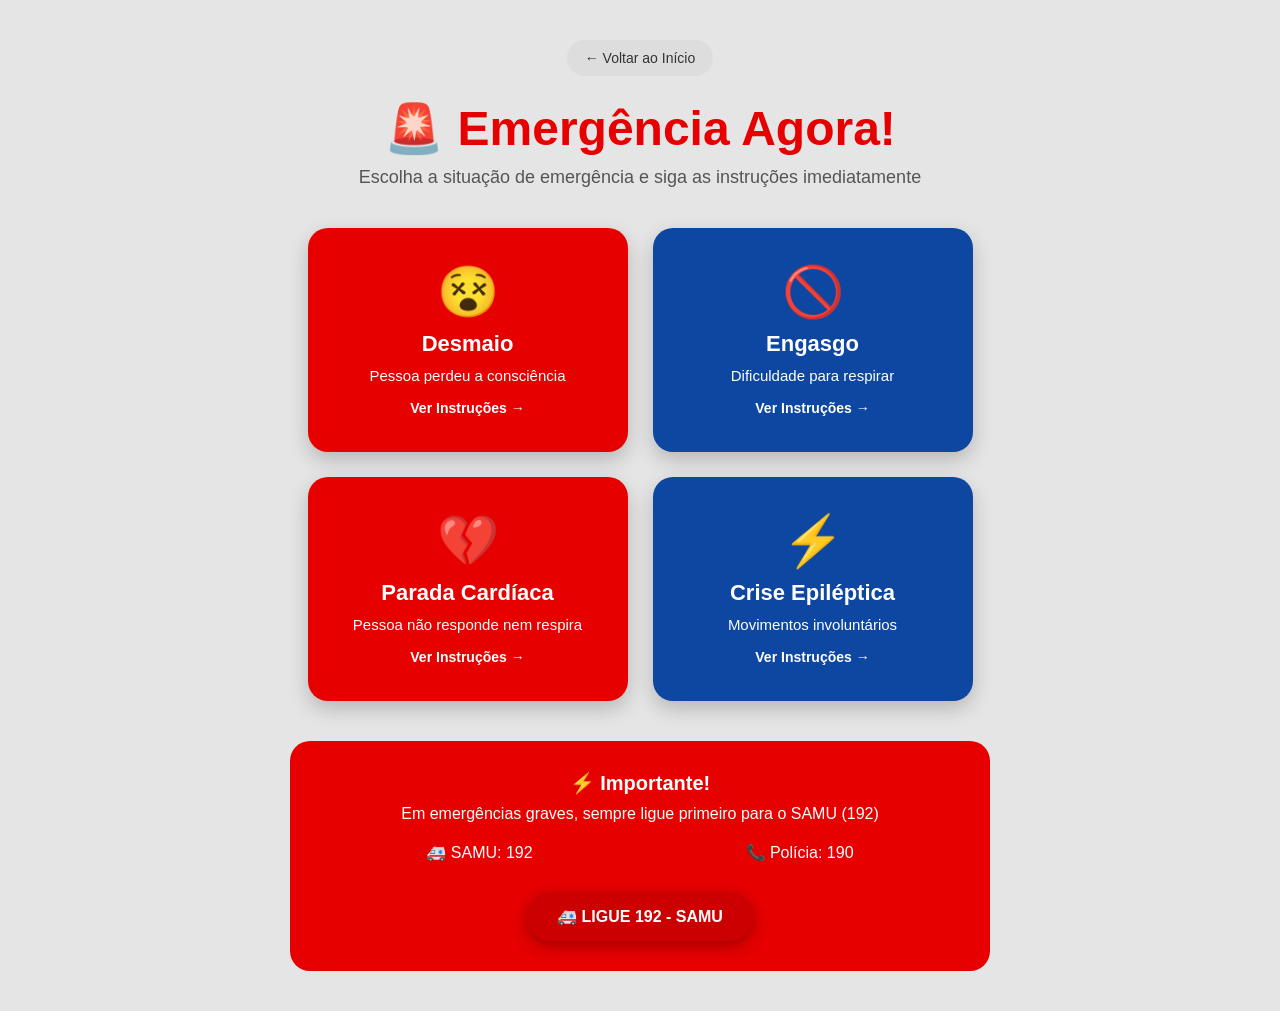
<file: pages/emergencia-agora.html>
<!DOCTYPE html>
<html lang="pt-br">
<head>
  <meta charset="UTF-8">
  <title>Emergência Agora</title>
  <link rel="stylesheet" href="../css/emergencia.css">
</head>

<body>
  

  <main class="pagina-emergencia">

    <a href="../index.html" class="btn-voltar">← Voltar ao Início</a>

    <h1 class="titulo">
      🚨 Emergência Agora!
    </h1>

    <p class="subtitulo">
      Escolha a situação de emergência e siga as instruções imediatamente
    </p>

    <section class="cards">
    <a href="desmaio.html" class="card vermelho">
  <div class="icone">😵</div>
  <h2>Desmaio</h2>
  <p>Pessoa perdeu a consciência</p>
  <span>Ver Instruções →</span>
</a>

<a href="engasgo.html" class="card azul">
  <div class="icone">🚫</div>
  <h2>Engasgo</h2>
  <p>Dificuldade para respirar</p>
  <span>Ver Instruções →</span>
</a>

<a href="parada-cardiaca.html" class="card vermelho">
  <div class="icone">💔</div>
  <h2>Parada Cardíaca</h2>
  <p>Pessoa não responde nem respira</p>
  <span>Ver Instruções →</span>
</a>

<a href="convulsao.html" class="card azul">
  <div class="icone">⚡</div>
  <h2>Crise Epiléptica</h2>
  <p>Movimentos involuntários</p>
  <span>Ver Instruções →</span>
</a>
    </section>

    <section class="alerta">
      <h3>⚡ Importante!</h3>
      <p>Em emergências graves, sempre ligue primeiro para o SAMU (192)</p>

      <div class="contatos">
        <span>🚑 SAMU: 192</span>
        <span>📞 Polícia: 190</span>
      </div>

      <a href="tel:192" class="btn-ligar">🚑 LIGUE 192 - SAMU</a>
    </section>

  </main>


</body>
</html>
</file>
<file: css/emergencia.css>
/* RESET */
* {
  margin: 0;
  padding: 0;
  box-sizing: border-box;
  font-family: Arial, sans-serif;
}

/* FUNDO */
body {
  background-color: #e5e5e5;
}

/* CONTAINER */
.pagina-emergencia {
  text-align: center;
  padding: 40px 20px;
}

/* BOTÃO VOLTAR */
.btn-voltar {
  display: inline-block;
  margin-bottom: 25px;
  background: #ddd;
  padding: 10px 18px;
  border-radius: 25px;
  text-decoration: none;
  color: #333;
  font-size: 14px;
}

/* TÍTULO */
.titulo {
  color: #e60000;
  font-size: 48px;
  margin-bottom: 10px;
}

/* SUBTÍTULO */
.subtitulo {
  color: #555;
  font-size: 18px;
  margin-bottom: 40px;
}

/* GRID DOS CARDS (IGUAL PRINT) */
.cards {
  display: grid;
  grid-template-columns: repeat(2, 320px);
  gap: 25px;
  justify-content: center;
  margin-bottom: 40px;
}

/* CARD */
.card {
  border-radius: 20px;
  padding: 35px 25px;
  color: white;
  text-decoration: none;
  box-shadow: 0 8px 20px rgba(0,0,0,0.2);
  transition: 0.3s;
}

.card:hover {
  transform: scale(1.05);
}

/* CORES */
.vermelho {
  background-color: #e60000;
}

.azul {
  background-color: #0d47a1;
}

/* ÍCONE */
.icone {
  font-size: 50px;
  margin-bottom: 10px;
}

/* TEXTOS */
.card h2 {
  font-size: 22px;
  margin-bottom: 10px;
}

.card p {
  font-size: 15px;
  margin-bottom: 15px;
}

.card span {
  font-weight: bold;
  font-size: 14px;
}

/* ALERTA */
.alerta {
  background-color: #e60000;
  color: white;
  padding: 30px;
  border-radius: 20px;
  width: 700px;
  margin: 0 auto;
}

/* TÍTULO ALERTA */
.alerta h3 {
  font-size: 20px;
  margin-bottom: 10px;
}

/* CONTATOS */
.contatos {
  display: flex;
  justify-content: space-around;
  margin: 20px 0;
  font-size: 16px;
}

/* BOTÃO SAMU (IGUAL PRINT - CENTRALIZADO EMBAIXO) */
.btn-ligar {
  display: inline-block;
  margin-top: 10px;

  background-color: #cc0000;
  color: white;
  text-decoration: none;

  padding: 15px 30px;
  font-size: 16px;
  font-weight: bold;

  border-radius: 30px;
  box-shadow: 0 5px 15px rgba(0,0,0,0.3);

  transition: 0.3s;
}

.btn-ligar:hover {
  background-color: #b30000;
  transform: scale(1.05);
}
</file>
